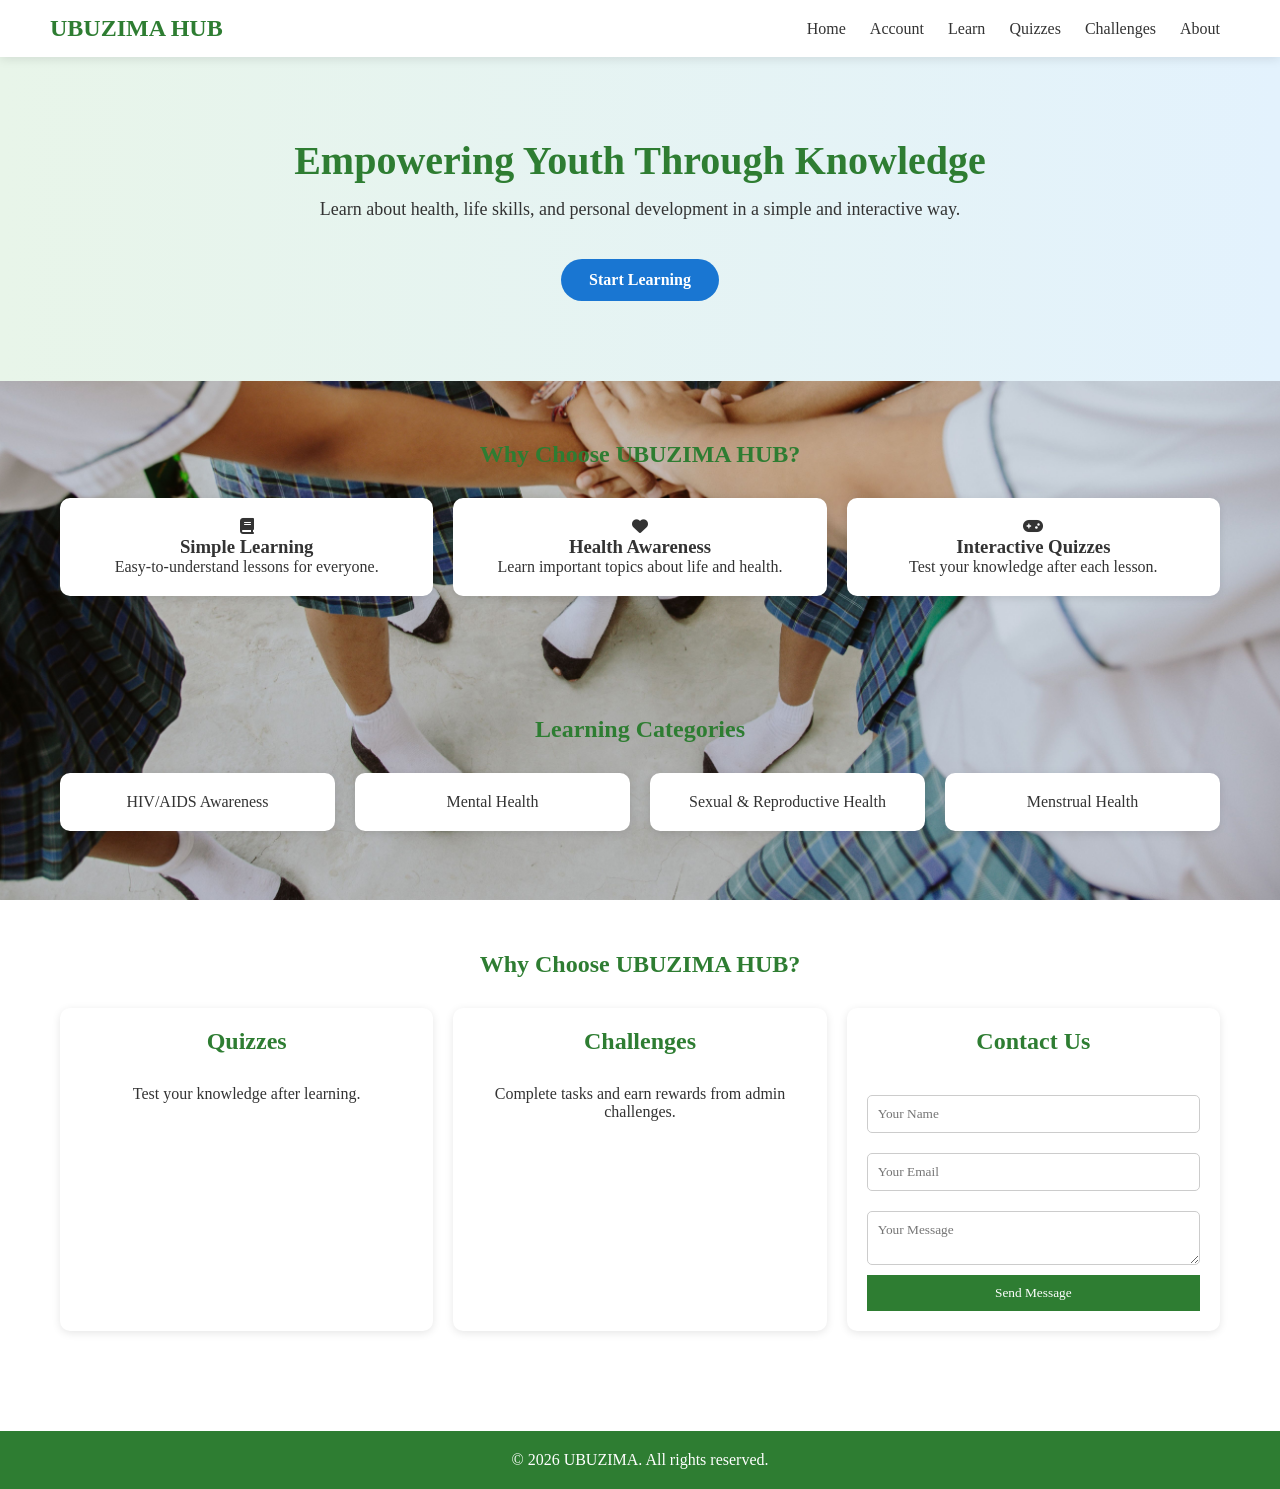
<file: index.html>
<!DOCTYPE html>
<html lang="en">
<head>
    <meta charset="UTF-8">
    <meta name="viewport" content="width=device-width, initial-scale=1.0">
    <title>UBUZIMA - Empowering Youth Through Knowledge</title>

    <!-- CSS Files -->
    <link rel="stylesheet" href="CSS/style.css">

    <!-- Font Awesome (icons) -->
    <link rel="stylesheet" href="https://cdnjs.cloudflare.com/ajax/libs/font-awesome/6.5.0/css/all.min.css">
</head>

<body>

<!-- ================= HEADER ================= -->
<header>
    <div class="logo">UBUZIMA HUB</div>

    <nav id="navMenu">
        <a href="index.html">Home</a>
        <a href="html/login.html">Account</a>
        <a href="html/learn.html">Learn</a>
        <a href="html/quiz.html">Quizzes</a>
        <a href="html/challenges.html">Challenges</a>
        <a href="html/about.html">About</a>
    </nav>

    <div class="menu-icon" onclick="toggleMenu()">
        <i class="fas fa-bars"></i>
    </div>
</header>

<!-- ================= HERO SECTION ================= -->
<section class="hero">
    <h1>Empowering Youth Through Knowledge</h1>
    <p>Learn about health, life skills, and personal development in a simple and interactive way.</p>

    <div >
        <a href="html/learn.html" class="btn">Start Learning</a>
    </div>
</section>

<!-- ================= WHY US ================= -->
<section class="section">
    <h2>Why Choose UBUZIMA HUB?</h2>

    <div class="grid">
        <div class="card">
            <i class="fas fa-book"></i>
            <h3>Simple Learning</h3>
            <p>Easy-to-understand lessons for everyone.</p>
        </div>

        <div class="card">
            <i class="fas fa-heart"></i>
            <h3>Health Awareness</h3>
            <p>Learn important topics about life and health.</p>
        </div>

        <div class="card">
            <i class="fas fa-gamepad"></i>
            <h3>Interactive Quizzes</h3>
            <p>Test your knowledge after each lesson.</p>
        </div>
    </div>
</section>

<!-- ================= CATEGORIES ================= -->
<section class="section" id="categories">
    <h2>Learning Categories</h2>

    <div class="grid">
        <div class="card">HIV/AIDS Awareness</div>
        <div class="card">Mental Health</div>
        <div class="card">Sexual & Reproductive Health</div>
        <div class="card">Menstrual Health</div>
    </div>
</section>

<!-- ================= Quizzes, Challenges, Contact ================= -->

<section class="section">
    <h2>Why Choose UBUZIMA HUB?</h2>

    <div class="grid">
        <div class="card">
            <h2>Quizzes</h2>
            <p>Test your knowledge after learning.</p>
        </div>

        <div class="card">
            <h2>Challenges</h2>
            <p>Complete tasks and earn rewards from admin challenges.</p>
        </div>

        <div class="card">
            <h2>Contact Us</h2>

            <form>
                <input type="text" placeholder="Your Name" required>
                <input type="email" placeholder="Your Email" required>
                <textarea placeholder="Your Message"></textarea>
                <button type="submit">Send Message</button>
            </form>
        </div>
    </div>
</section>

<!-- ================= FOOTER ================= -->
<footer>
    <p>© 2026 UBUZIMA. All rights reserved.</p>
</footer>

<script src="Js/style.js"></script>
</body>
</html>
</file>
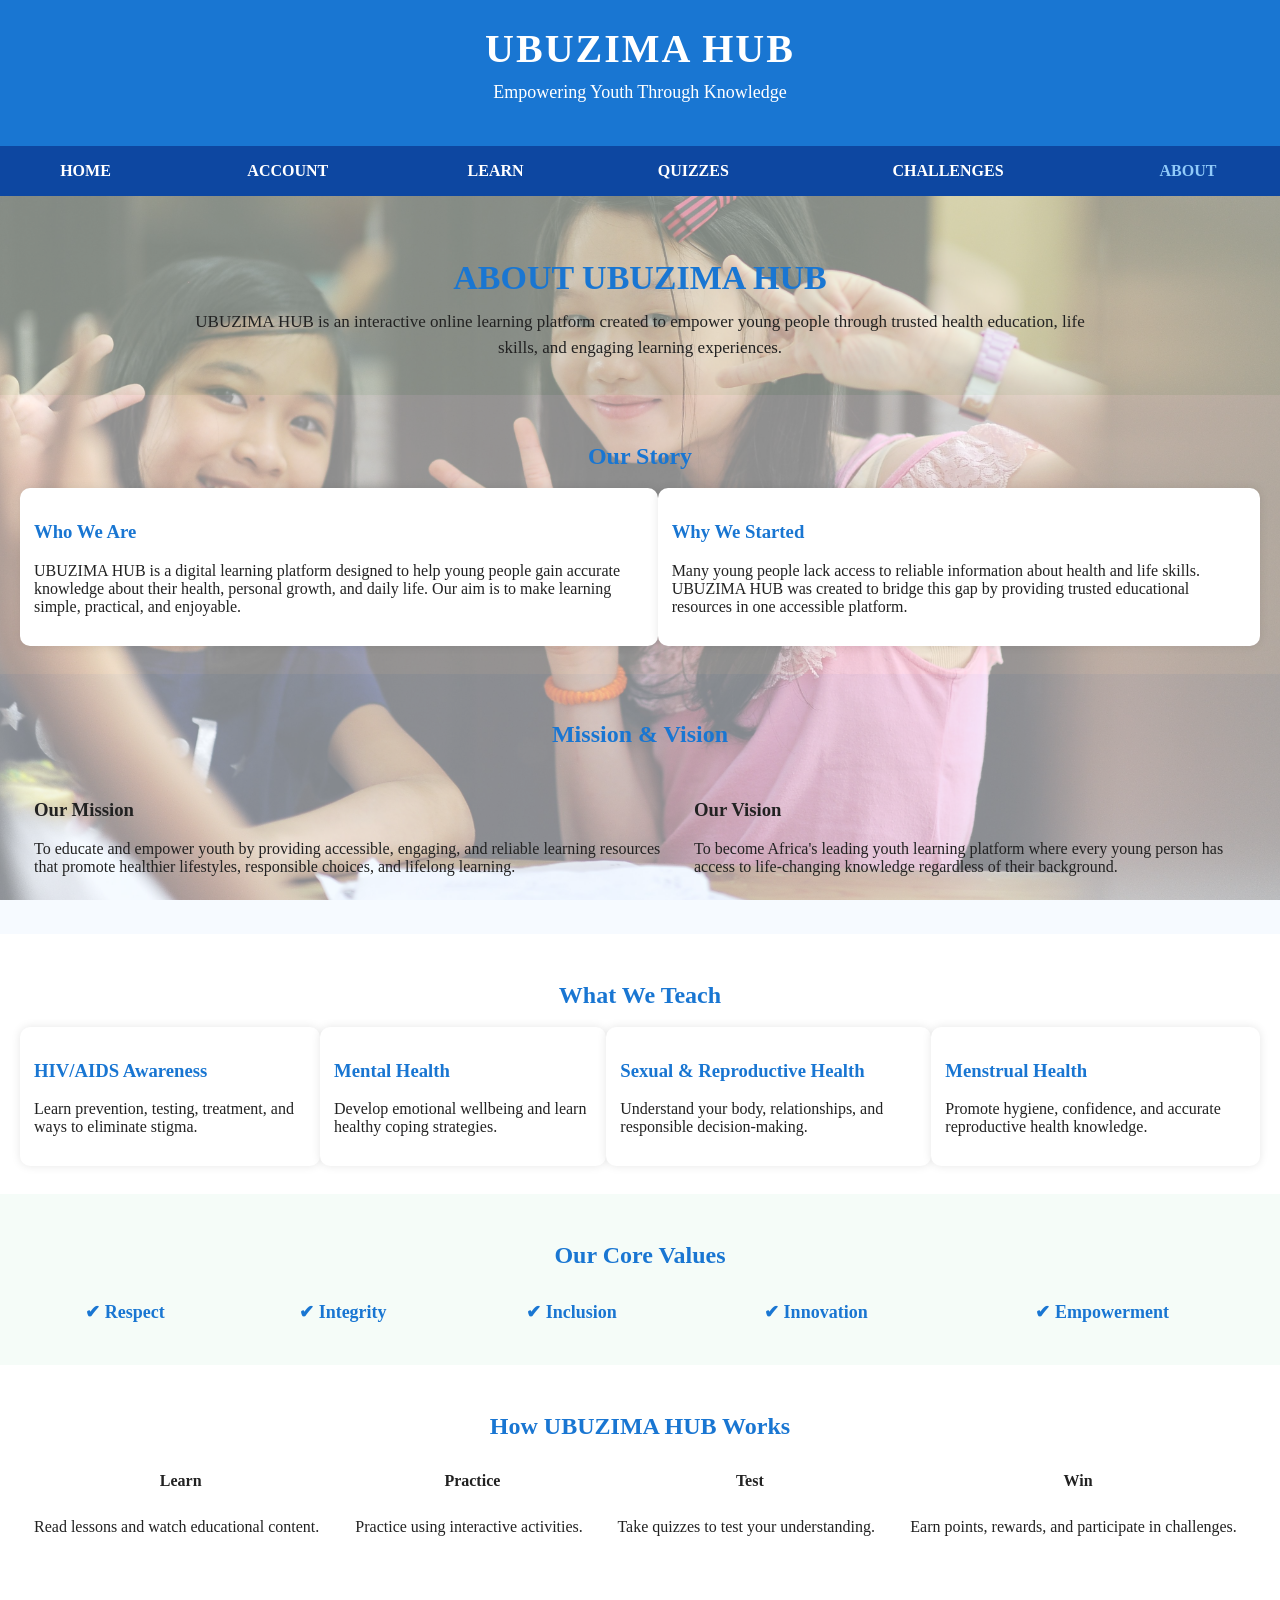
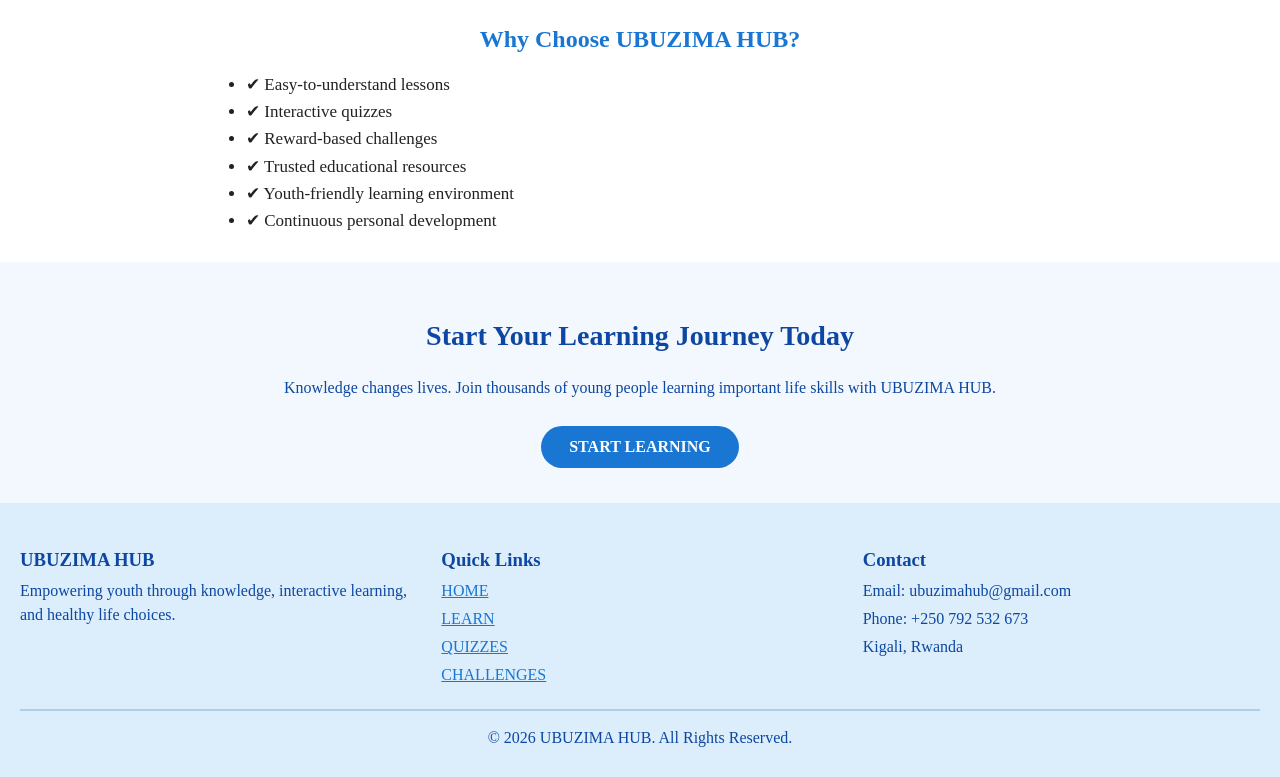
<file: html/about.html>
<!DOCTYPE html>
<html lang="en">
<head>
    <meta charset="UTF-8">
    <meta name="viewport" content="width=device-width, initial-scale=1.0">
    <title>About | UBUZIMA HUB</title>

    <link rel="stylesheet" href="../CSS/about.css">
</head>

<body>

    <!-- ================= HEADER ================= -->
    <header class="top-header">
        <div class="header-text">
            <h1>UBUZIMA HUB</h1>
            <p>Empowering Youth Through Knowledge</p>
        </div>
    </header>

    <!-- ================= NAVIGATION ================= -->
    <nav class="navigation">
        <table>
            <tr>
                <td><a href="../index.html">HOME</a></td>
                <td><a href="account.html">ACCOUNT</a></td>
                <td><a href="learn.html">LEARN</a></td>
                <td><a href="quiz.html">QUIZZES</a></td>
                <td><a href="challenges.html">CHALLENGES</a></td>
                <td><a href="about.html" class="active">ABOUT</a></td>
            </tr>
        </table>
    </nav>

    <!-- ================= ABOUT PAGE CONTENT (background image lives here) ================= -->
    <div class="about-content">

        <!-- ================= HERO ================= -->
        <section class="about-hero">
            <h1>ABOUT UBUZIMA HUB</h1>
            <p>
                UBUZIMA HUB is an interactive online learning platform created to empower young people
                through trusted health education, life skills, and engaging learning experiences.
            </p>
        </section>

        <!-- ================= OUR STORY ================= -->
        <section class="section">
            <h2>Our Story</h2>
            <table>
                <tr>
                    <td class="box">
                        <h3>Who We Are</h3>
                        <p>
                            UBUZIMA HUB is a digital learning platform designed to help young people gain
                            accurate knowledge about their health, personal growth, and daily life.
                            Our aim is to make learning simple, practical, and enjoyable.
                        </p>
                    </td>
                    <td class="box">
                        <h3>Why We Started</h3>
                        <p>
                            Many young people lack access to reliable information about health and life skills.
                            UBUZIMA HUB was created to bridge this gap by providing trusted educational
                            resources in one accessible platform.
                        </p>
                    </td>
                </tr>
            </table>
        </section>

        <!-- ================= MISSION ================= -->
        <section class="section blue">
            <h2>Mission &amp; Vision</h2>
            <table>
                <tr>
                    <td>
                        <h3>Our Mission</h3>
                        <p>
                            To educate and empower youth by providing accessible, engaging,
                            and reliable learning resources that promote healthier lifestyles,
                            responsible choices, and lifelong learning.
                        </p>
                    </td>
                    <td>
                        <h3>Our Vision</h3>
                        <p>
                            To become Africa's leading youth learning platform where every young
                            person has access to life-changing knowledge regardless of their background.
                        </p>
                    </td>
                </tr>
            </table>
        </section>

        <!-- ================= WHAT WE TEACH ================= -->
        <section class="section">
            <h2>What We Teach</h2>
            <table>
                <tr>
                    <td class="topic">
                        <h3>HIV/AIDS Awareness</h3>
                        <p>Learn prevention, testing, treatment, and ways to eliminate stigma.</p>
                    </td>
                    <td class="topic">
                        <h3>Mental Health</h3>
                        <p>Develop emotional wellbeing and learn healthy coping strategies.</p>
                    </td>
                    <td class="topic">
                        <h3>Sexual &amp; Reproductive Health</h3>
                        <p>Understand your body, relationships, and responsible decision-making.</p>
                    </td>
                    <td class="topic">
                        <h3>Menstrual Health</h3>
                        <p>Promote hygiene, confidence, and accurate reproductive health knowledge.</p>
                    </td>
                </tr>
            </table>
        </section>

        <!-- ================= VALUES ================= -->
        <section class="section green">
            <h2>Our Core Values</h2>
            <table>
                <tr>
                    <td>✔ Respect</td>
                    <td>✔ Integrity</td>
                    <td>✔ Inclusion</td>
                    <td>✔ Innovation</td>
                    <td>✔ Empowerment</td>
                </tr>
            </table>
        </section>

        <!-- ================= HOW IT WORKS ================= -->
        <section class="section">
            <h2>How UBUZIMA HUB Works</h2>
            <table>
                <tr>
                    <th>Learn</th>
                    <th>Practice</th>
                    <th>Test</th>
                    <th>Win</th>
                </tr>
                <tr>
                    <td>Read lessons and watch educational content.</td>
                    <td>Practice using interactive activities.</td>
                    <td>Take quizzes to test your understanding.</td>
                    <td>Earn points, rewards, and participate in challenges.</td>
                </tr>
            </table>
        </section>

        <!-- ================= WHY CHOOSE US ================= -->
        <section class="section">
            <h2>Why Choose UBUZIMA HUB?</h2>
            <ul class="why-list">
                <li>✔ Easy-to-understand lessons</li>
                <li>✔ Interactive quizzes</li>
                <li>✔ Reward-based challenges</li>
                <li>✔ Trusted educational resources</li>
                <li>✔ Youth-friendly learning environment</li>
                <li>✔ Continuous personal development</li>
            </ul>
        </section>

        <!-- ================= CALL TO ACTION ================= -->
        <section class="cta">
            <h2>Start Your Learning Journey Today</h2>
            <p>
                Knowledge changes lives. Join thousands of young people learning
                important life skills with UBUZIMA HUB.
            </p>
            <a href="learn.html" class="btn">START LEARNING</a>
        </section>

    </div>
    <!-- ================= END ABOUT PAGE CONTENT ================= -->

    <!-- ================= FOOTER ================= -->
    <footer>
        <div class="footer-container">
            <div>
                <h3>UBUZIMA HUB</h3>
                <p>
                    Empowering youth through knowledge, interactive learning,
                    and healthy life choices.
                </p>
            </div>
            <div>
                <h3>Quick Links</h3>
                <p><a href="../index.html">HOME</a></p>
                <p><a href="learn.html">LEARN</a></p>
                <p><a href="quiz.html">QUIZZES</a></p>
                <p><a href="challenges.html">CHALLENGES</a></p>
            </div>
            <div>
                <h3>Contact</h3>
                <p>Email: ubuzimahub@gmail.com</p>
                <p>Phone: +250 792 532 673</p>
                <p>Kigali, Rwanda</p>
            </div>
        </div>

        <hr>

        <p class="copyright">© 2026 UBUZIMA HUB. All Rights Reserved.</p>
    </footer>

</body>
</html>
</file>
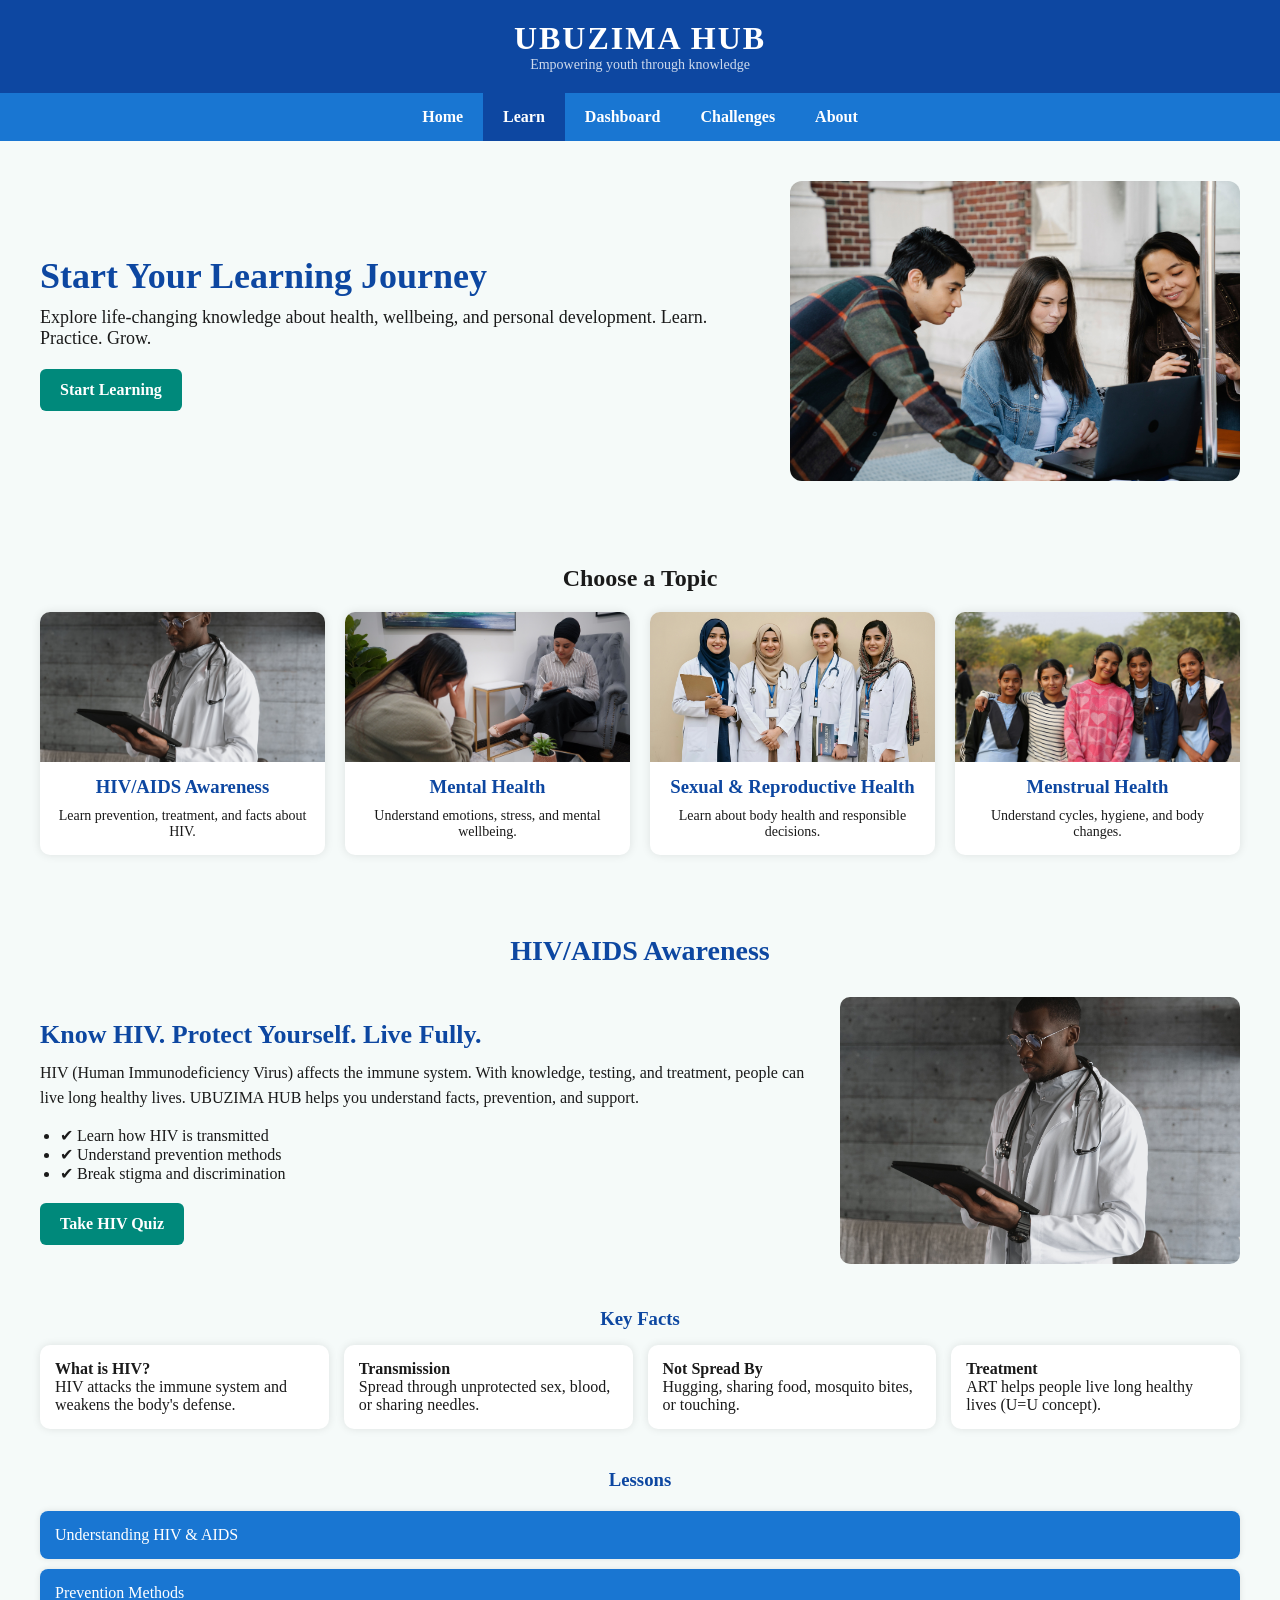
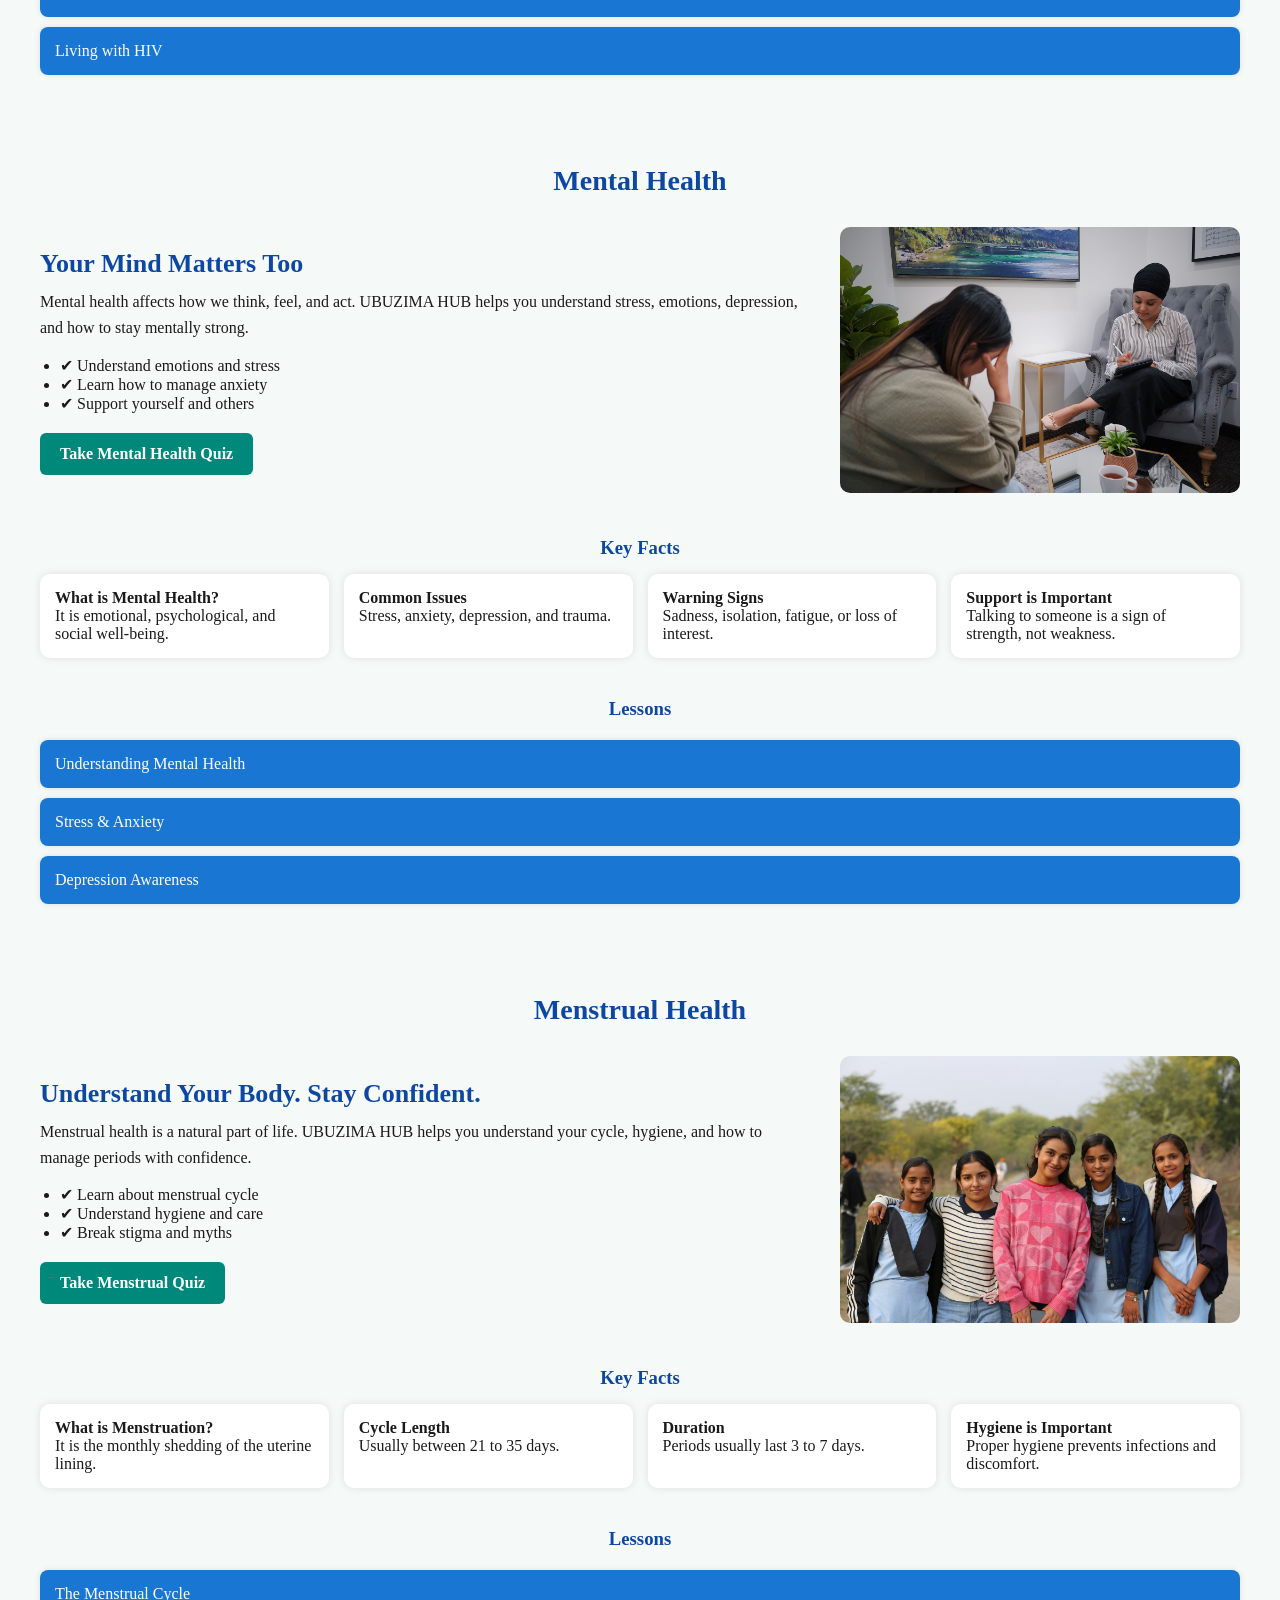
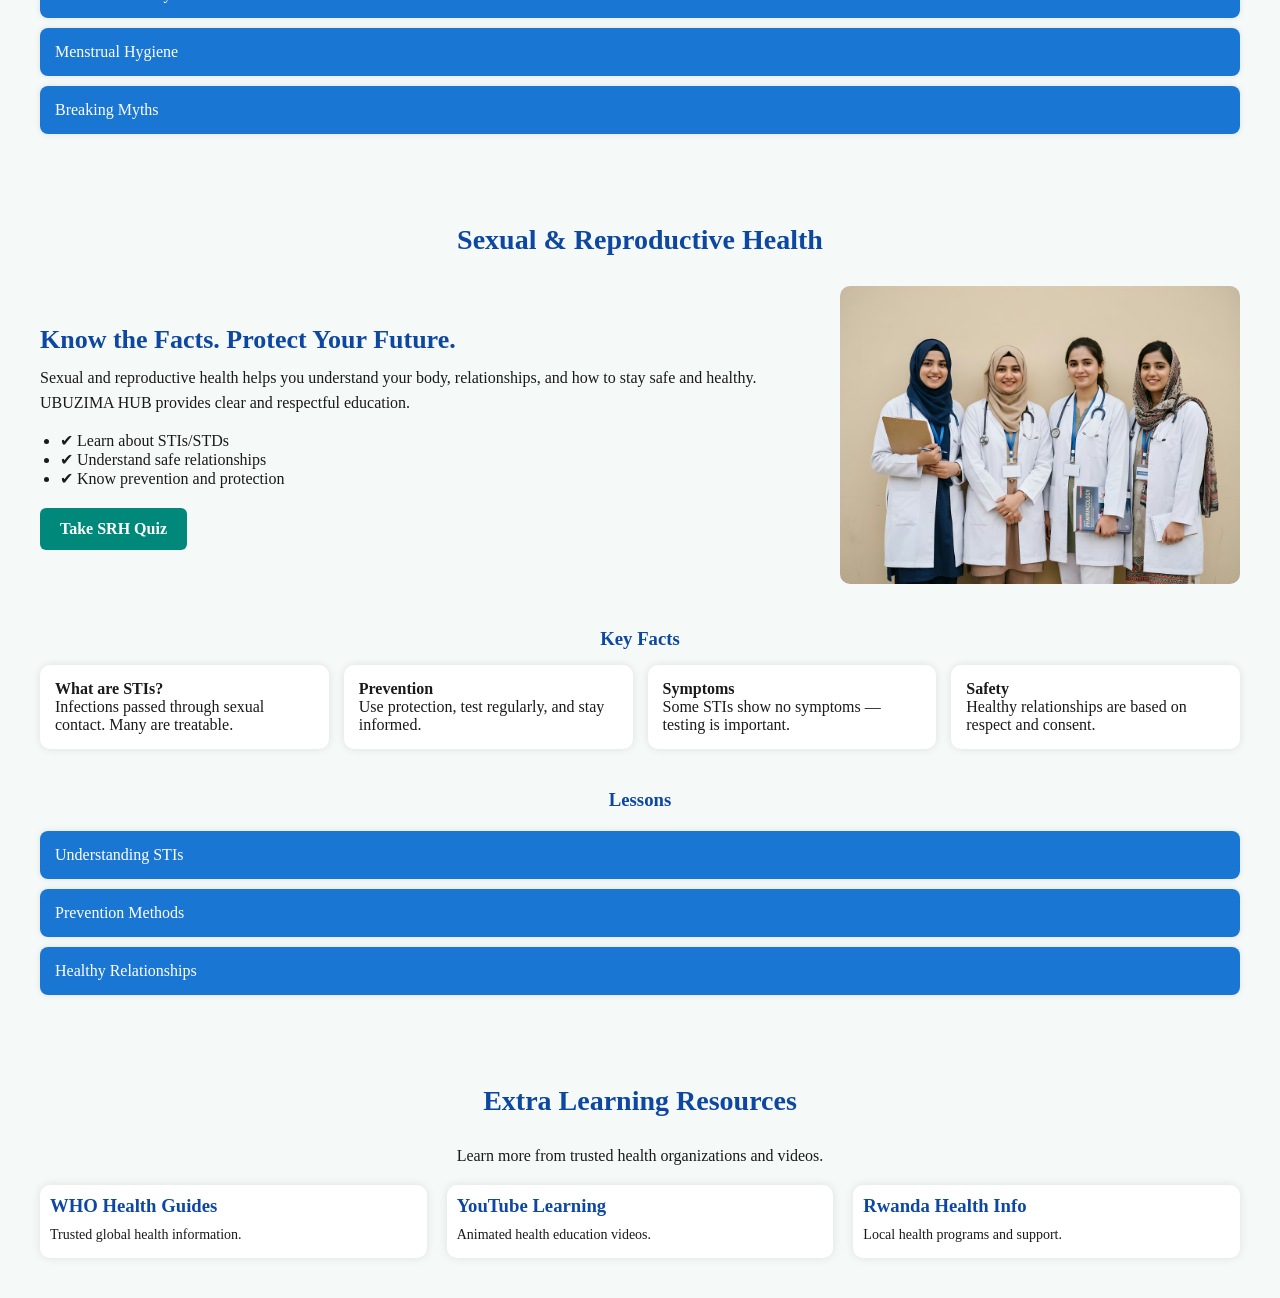
<file: html/learn.html>
<!DOCTYPE html>
<html lang="en">
<head>
    <meta charset="UTF-8">
    <meta name="viewport" content="width=device-width, initial-scale=1.0">
    <title>Learn - UBUZIMA HUB</title>

    <link rel="stylesheet" href="../CSS/learn.css">
</head>

<body>


<!-- ================= HEADER ================= -->
<header class="uh-header">
    <div class="uh-logo">
        <h1>UBUZIMA HUB</h1>
        <p>Empowering youth through knowledge</p>
    </div>
</header>

<!-- ================= NAVIGATION ================= -->
<nav class="uh-nav">
    <ul>
        <li><a href="../index.html">Home</a></li>
        <li><a href="learn.html" class="active">Learn</a></li>
        <li><a href="#">Dashboard</a></li>
        <li><a href="#">Challenges</a></li>
        <li><a href="about.html">About</a></li>
    </ul>
</nav>

<!-- ================= HERO SECTION ================= -->
<section class="uh-hero">
    <div class="uh-hero-text">
        <h2>Start Your Learning Journey</h2>
        <p>
            Explore life-changing knowledge about health, wellbeing,
            and personal development. Learn. Practice. Grow.
        </p>

        <a href="#topics" class="uh-btn">Start Learning</a>
    </div>

    <div class="uh-hero-img">
        <img src="../Images/studentss.jpg"
            alt="Students learning together">
    </div>
</section>

<!-- ================= TOPICS ================= -->
<section id="topics" class="uh-topics">
    <h2>Choose a Topic</h2>

    <div class="uh-topic-grid">

        <div class="uh-topic-card">
            <img src="../Images/HIVA.jpg">
            <h3>HIV/AIDS Awareness</h3>
            <p>Learn prevention, treatment, and facts about HIV.</p>
        </div>

        <div class="uh-topic-card">
            <img src="../Images/mentalh.jpg">
            <h3>Mental Health</h3>
            <p>Understand emotions, stress, and mental wellbeing.</p>
        </div>

        <div class="uh-topic-card">
            <img src="../Images/STDs.jpg">
            <h3>Sexual & Reproductive Health</h3>
            <p>Learn about body health and responsible decisions.</p>
        </div>

        <div class="uh-topic-card">
            <img src="../Images/menstrual_image.jpg">
            <h3>Menstrual Health</h3>
            <p>Understand cycles, hygiene, and body changes.</p>
        </div>

    </div>
</section>

<!-- ================= HIV SECTION ================= -->
<section class="uh-section">

    <h2 class="uh-section-title">HIV/AIDS Awareness</h2>

    <!-- HERO -->
    <div class="uh-topic-hero">

        <div class="uh-topic-text">
            <h3>Know HIV. Protect Yourself. Live Fully.</h3>

            <p>
                HIV (Human Immunodeficiency Virus) affects the immune system.
                With knowledge, testing, and treatment, people can live long healthy lives.
                UBUZIMA HUB helps you understand facts, prevention, and support.
            </p>

            <ul>
                <li>✔ Learn how HIV is transmitted</li>
                <li>✔ Understand prevention methods</li>
                <li>✔ Break stigma and discrimination</li>
            </ul>

            <a href="#" class="uh-btn">Take HIV Quiz</a>
        </div>

        <div class="uh-topic-img">
            <img src="../Images/HIVA.jpg"
                alt="HIV Awareness">
        </div>

    </div>

    <!-- KEY FACTS -->
    <div class="uh-facts">

        <h3>Key Facts</h3>

        <div class="uh-fact-grid">

            <div class="uh-fact-card">
                <h4>What is HIV?</h4>
                <p>HIV attacks the immune system and weakens the body's defense.</p>
            </div>

            <div class="uh-fact-card">
                <h4>Transmission</h4>
                <p>Spread through unprotected sex, blood, or sharing needles.</p>
            </div>

            <div class="uh-fact-card">
                <h4>Not Spread By</h4>
                <p>Hugging, sharing food, mosquito bites, or touching.</p>
            </div>

            <div class="uh-fact-card">
                <h4>Treatment</h4>
                <p>ART helps people live long healthy lives (U=U concept).</p>
            </div>

        </div>

    </div>

    <!-- LESSONS -->
    <div class="uh-lessons">

        <h3>Lessons</h3>

        <div class="uh-lesson">

            <button onclick="toggleLesson(this)">Understanding HIV & AIDS</button>
            <div class="uh-lesson-content">
                HIV weakens immune cells (CD4). Without treatment, it leads to AIDS.
                With ART medication, people can live normal lives.
            </div>

        </div>

        <div class="uh-lesson">

            <button onclick="toggleLesson(this)">Prevention Methods</button>
            <div class="uh-lesson-content">
                Use condoms, test regularly, avoid sharing needles, and consider PrEP if at risk.
            </div>

        </div>

        <div class="uh-lesson">

            <button onclick="toggleLesson(this)">Living with HIV</button>
            <div class="uh-lesson-content">
                People on treatment can achieve undetectable viral load and cannot transmit HIV.
            </div>

        </div>

    </div>

</section>

<!-- JAVASCRIPT -->
<script>
function toggleLesson(btn){
    let content = btn.nextElementSibling;
    content.classList.toggle("show");
}
</script>

<!-- ================= MENTAL HEALTH SECTION ================= -->
<section class="uh-section">

    <h2 class="uh-section-title">Mental Health</h2>

    <!-- HERO -->
    <div class="uh-topic-hero">

        <div class="uh-topic-text">
            <h3>Your Mind Matters Too</h3>

            <p>
                Mental health affects how we think, feel, and act.
                UBUZIMA HUB helps you understand stress, emotions,
                depression, and how to stay mentally strong.
            </p>

            <ul>
                <li>✔ Understand emotions and stress</li>
                <li>✔ Learn how to manage anxiety</li>
                <li>✔ Support yourself and others</li>
            </ul>

            <a href="#" class="uh-btn">Take Mental Health Quiz</a>
        </div>

        <div class="uh-topic-img">
            <img src="../Images/mentalh.jpg"
                alt="Mental Health">
        </div>

    </div>

    <!-- KEY FACTS -->
    <div class="uh-facts">

        <h3>Key Facts</h3>

        <div class="uh-fact-grid">

            <div class="uh-fact-card">
                <h4>What is Mental Health?</h4>
                <p>It is emotional, psychological, and social well-being.</p>
            </div>

            <div class="uh-fact-card">
                <h4>Common Issues</h4>
                <p>Stress, anxiety, depression, and trauma.</p>
            </div>

            <div class="uh-fact-card">
                <h4>Warning Signs</h4>
                <p>Sadness, isolation, fatigue, or loss of interest.</p>
            </div>

            <div class="uh-fact-card">
                <h4>Support is Important</h4>
                <p>Talking to someone is a sign of strength, not weakness.</p>
            </div>

        </div>

    </div>

    <!-- LESSONS -->
    <div class="uh-lessons">

        <h3>Lessons</h3>

        <div class="uh-lesson">

            <button onclick="toggleLesson(this)">Understanding Mental Health</button>
            <div class="uh-lesson-content">
                Mental health is about how we think, feel, and behave.
                Good mental health helps us handle stress and make decisions.
            </div>

        </div>

        <div class="uh-lesson">

            <button onclick="toggleLesson(this)">Stress & Anxiety</button>
            <div class="uh-lesson-content">
                Stress is a reaction to pressure. Anxiety is long-term worry.
                Breathing exercises and talking help reduce it.
            </div>

        </div>

        <div class="uh-lesson">

            <button onclick="toggleLesson(this)">Depression Awareness</button>
            <div class="uh-lesson-content">
                Depression is not weakness. It is a medical condition that can be treated.
            </div>

        </div>

    </div>

</section>

<!-- ================= MENSTRUAL HEALTH SECTION ================= -->
<section class="uh-section">

    <h2 class="uh-section-title">Menstrual Health</h2>

    <!-- HERO -->
    <div class="uh-topic-hero">

        <div class="uh-topic-text">
            <h3>Understand Your Body. Stay Confident.</h3>

            <p>
                Menstrual health is a natural part of life.
                UBUZIMA HUB helps you understand your cycle,
                hygiene, and how to manage periods with confidence.
            </p>

            <ul>
                <li>✔ Learn about menstrual cycle</li>
                <li>✔ Understand hygiene and care</li>
                <li>✔ Break stigma and myths</li>
            </ul>

            <a href="#" class="uh-btn">Take Menstrual Quiz</a>
        </div>

        <div class="uh-topic-img">
            <img src="../Images/menstrual_image.jpg"
                alt="Menstrual Health">
        </div>

    </div>

    <!-- KEY FACTS -->
    <div class="uh-facts">

        <h3>Key Facts</h3>

        <div class="uh-fact-grid">

            <div class="uh-fact-card">
                <h4>What is Menstruation?</h4>
                <p>It is the monthly shedding of the uterine lining.</p>
            </div>

            <div class="uh-fact-card">
                <h4>Cycle Length</h4>
                <p>Usually between 21 to 35 days.</p>
            </div>

            <div class="uh-fact-card">
                <h4>Duration</h4>
                <p>Periods usually last 3 to 7 days.</p>
            </div>

            <div class="uh-fact-card">
                <h4>Hygiene is Important</h4>
                <p>Proper hygiene prevents infections and discomfort.</p>
            </div>

        </div>

    </div>

    <!-- LESSONS -->
    <div class="uh-lessons">

        <h3>Lessons</h3>

        <div class="uh-lesson">

            <button onclick="toggleLesson(this)">The Menstrual Cycle</button>
            <div class="uh-lesson-content">
                The menstrual cycle is controlled by hormones and prepares the body for pregnancy each month.
            </div>

        </div>

        <div class="uh-lesson">

            <button onclick="toggleLesson(this)">Menstrual Hygiene</button>
            <div class="uh-lesson-content">
                Use clean materials, change regularly, and maintain hygiene to avoid infections.
            </div>

        </div>

        <div class="uh-lesson">

            <button onclick="toggleLesson(this)">Breaking Myths</button>
            <div class="uh-lesson-content">
                Periods are natural and should never be a source of shame or discrimination.
            </div>

        </div>

    </div>

</section>

<!-- ================= SEXUAL & REPRODUCTIVE HEALTH SECTION ================= -->
<section class="uh-section">

    <h2 class="uh-section-title">Sexual & Reproductive Health</h2>

    <!-- HERO -->
    <div class="uh-topic-hero">

        <div class="uh-topic-text">
            <h3>Know the Facts. Protect Your Future.</h3>

            <p>
                Sexual and reproductive health helps you understand your body,
                relationships, and how to stay safe and healthy.
                UBUZIMA HUB provides clear and respectful education.
            </p>

            <ul>
                <li>✔ Learn about STIs/STDs</li>
                <li>✔ Understand safe relationships</li>
                <li>✔ Know prevention and protection</li>
            </ul>

            <a href="#" class="uh-btn">Take SRH Quiz</a>
        </div>

        <div class="uh-topic-img">
            <img src="../Images/STDs.jpg"
                alt="Sexual Health Education">
        </div>

    </div>

    <!-- KEY FACTS -->
    <div class="uh-facts">

        <h3>Key Facts</h3>

        <div class="uh-fact-grid">

            <div class="uh-fact-card">
                <h4>What are STIs?</h4>
                <p>Infections passed through sexual contact. Many are treatable.</p>
            </div>

            <div class="uh-fact-card">
                <h4>Prevention</h4>
                <p>Use protection, test regularly, and stay informed.</p>
            </div>

            <div class="uh-fact-card">
                <h4>Symptoms</h4>
                <p>Some STIs show no symptoms — testing is important.</p>
            </div>

            <div class="uh-fact-card">
                <h4>Safety</h4>
                <p>Healthy relationships are based on respect and consent.</p>
            </div>

        </div>

    </div>

    <!-- LESSONS -->
    <div class="uh-lessons">

        <h3>Lessons</h3>

        <div class="uh-lesson">

            <button onclick="toggleLesson(this)">Understanding STIs</button>
            <div class="uh-lesson-content">
                STIs are infections caused by bacteria, viruses, or parasites.
                Some are curable, others can be managed with treatment.
            </div>

        </div>

        <div class="uh-lesson">

            <button onclick="toggleLesson(this)">Prevention Methods</button>
            <div class="uh-lesson-content">
                Use protection, avoid risky behavior, and get regular health checks.
            </div>

        </div>

        <div class="uh-lesson">

            <button onclick="toggleLesson(this)">Healthy Relationships</button>
            <div class="uh-lesson-content">
                Respect, consent, communication, and trust are key to healthy relationships.
            </div>

        </div>

    </div>

</section>

<section class="uh-section">

    <h2 class="uh-section-title">Extra Learning Resources</h2>

    <p style="text-align:center;">
        Learn more from trusted health organizations and videos.
    </p>

    <div class="uh-topic-grid">

        <div class="uh-topic-card">
            <h3>WHO Health Guides</h3>
            <p>Trusted global health information.</p>
        </div>

        <div class="uh-topic-card">
            <h3>YouTube Learning</h3>
            <p>Animated health education videos.</p>
        </div>

        <div class="uh-topic-card">
            <h3>Rwanda Health Info</h3>
            <p>Local health programs and support.</p>
        </div>

    </div>

</section>

<script>
function toggleLesson(btn){
    let content = btn.nextElementSibling;

    document.querySelectorAll('.uh-lesson-content').forEach(el => {
        if (el !== content) el.classList.remove("show");
    });

    content.classList.toggle("show");
}
</script>

</body>
</html>
</file>
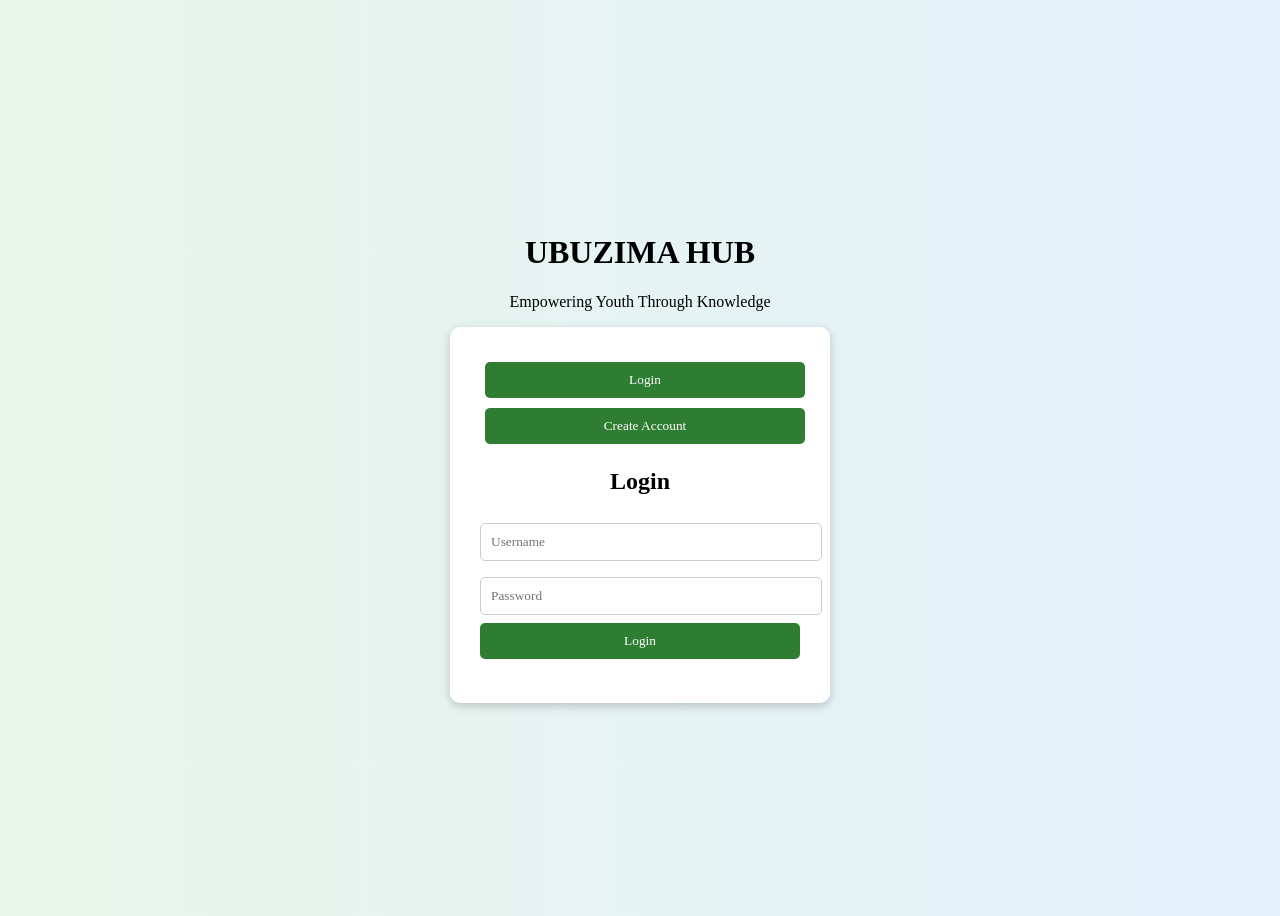
<file: html/login.html>
<!DOCTYPE html>
<html lang="en">
<head>
    <meta charset="UTF-8">
    <title>UBUZIMA HUB - Login</title>
    <link rel="stylesheet" href="../CSS/login.css">
</head>

<body class="auth-body">

<div class="auth-container">

    <h1>UBUZIMA HUB</h1>
    <p>Empowering Youth Through Knowledge</p>

    <div class="auth-box">

        <!-- Tabs -->
        <div class="tabs">
            <button onclick="showLogin()">Login</button>
            <button onclick="showRegister()">Create Account</button>
        </div>

        <!-- LOGIN FORM -->
        <form id="loginForm">
            <h2>Login</h2>

            <input type="text" id="loginName" placeholder="Username" required>
            <input type="password" id="loginPassword" placeholder="Password" required>

            <button type="submit">Login</button>

            <p id="loginError"></p>
        </form>

        <!-- REGISTER FORM -->
        <form id="registerForm" style="display:none;">
            <h2>Create Account</h2>

            <input type="text" id="regName" placeholder="Username" required>
            <input type="password" id="regPassword" placeholder="Password" required>

            <!--CONFIRM PASSWORD-->
            <input type="password" id="regConfirmPassword" placeholder="Confirm Password" required>

            <input type="text" id="regDistrict" placeholder="Type your district" required>

            <input type="text" id="regSector" placeholder="type your sector" required>

            <input type="text" id="regEmail" placeholder="Type your email" required>

            <input type="number" id="regAge" placeholder="Enter your age" required">

            <select id="gender" name="gender">
                <option value="">select gender</option>
                <option value="male">Male</option>
                <option value="female">Female</option>
            </select>

            <select id="disability" name="Disability">
                <option value="">Disability option</option>
                <option value="None">None</option>
                <option value="Hearing support">Hearing Disability</option>
                <option value="Other">Other</option>
            </select>
            <br>
            <br>

            <button type="submit">Register</button>

            <p id="registerMsg"></p>
        </form>

    </div>
</div>

<script src="../Js/login.js"></script>
</body>
</html>
</file>
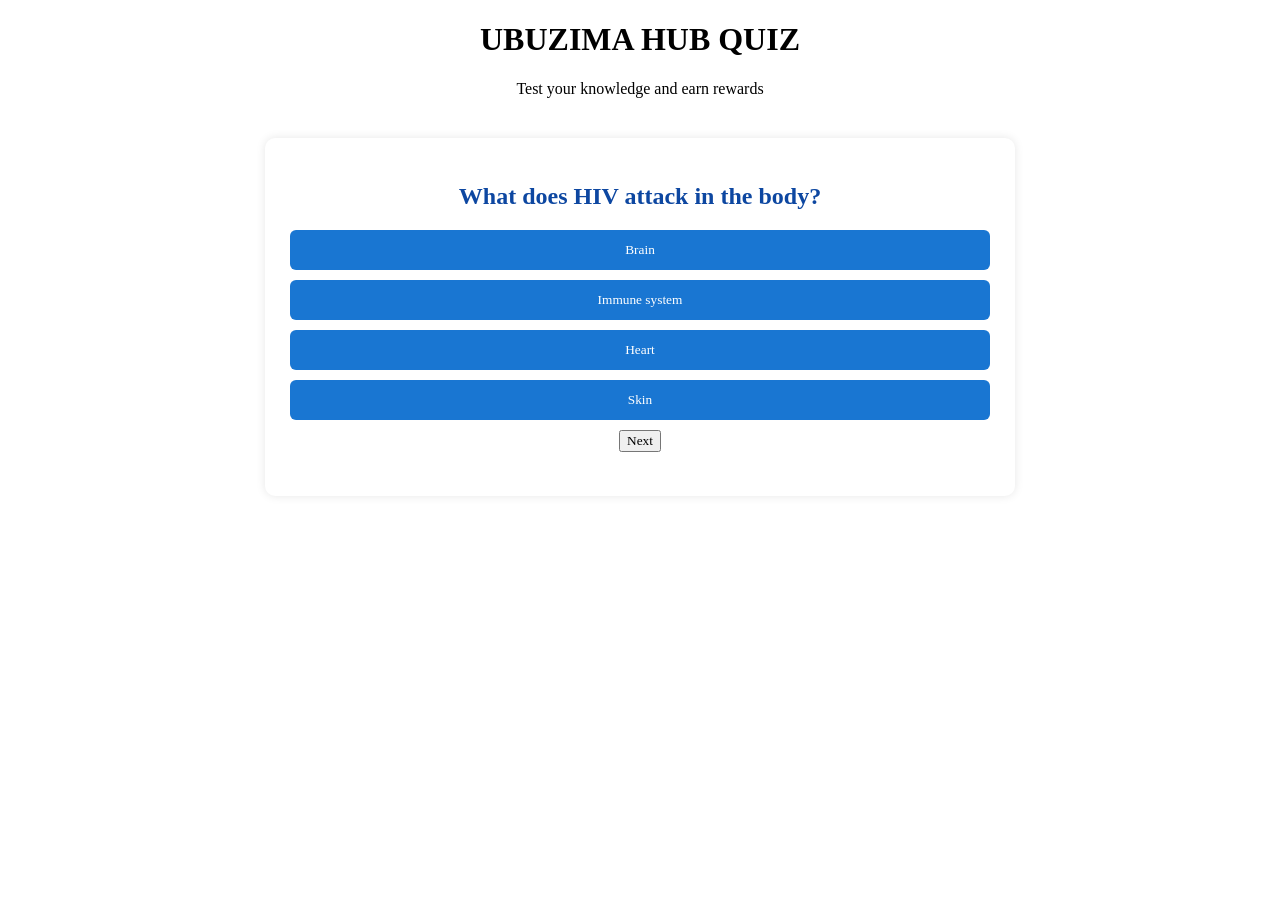
<file: html/quiz.html>
<!DOCTYPE html>
<html lang="en">
<head>
    <meta charset="UTF-8">
    <title>Quiz - UBUZIMA HUB</title>
    <link rel="stylesheet" href="../CSS/quiz.css">
</head>

<body>

<header class="uh-header">
    <h1>UBUZIMA HUB QUIZ</h1>
    <p>Test your knowledge and earn rewards</p>
</header>

<div class="quiz-container">

    <h2 id="question">Question goes here</h2>

    <div id="answers"></div>

    <button onclick="nextQuestion()" class="uh-btn">Next</button>

    <h3 id="score"></h3>

</div>

<script src="../Js/quiz.js"></script>

</body>
</html>
</file>
<file: CSS/style.css>
/* ================= GENERAL ================= */
* {
    margin: 0;
    padding: 0;
    box-sizing: border-box;
    font-family: 'Times New Roman', Times, serif;
}

body {
    background-image: url("../Images/background.jpg");
    
    background-size: cover;
    background-position: center;
    background-repeat: no-repeat;
    background-attachment: fixed;
    
    color: #333;
    
    min-height: 100vh;
} 

/* ================= HEADER ================= */
header {
    display: flex;
    justify-content: space-between;
    align-items: center;
    padding: 15px 50px;
    background: #ffffff;
    box-shadow: 0 2px 10px rgba(0,0,0,0.1);
    position: sticky;
    top: 0;
    z-index: 1000;
}

.logo {
    font-size: 24px;
    font-weight: bold;
    color: #2e7d32;
}

.btn {
    display: inline-block;
    margin-top: 14px;
    padding: 12px 28px;
    background: #1976d2;
    color: white;
    text-decoration: none;
    font-weight: bold;
    border-radius: 30px;
    transition: .3s;
}

nav a {
    margin: 0 10px;
    text-decoration: none;
    color: #333;
    font-weight: 500;
}

nav a:hover {
    color: #2e7d32;
}

/* Mobile menu icon */
.menu-icon {
    display: none;
    font-size: 22px;
    cursor: pointer;
}

/* ================= HERO ================= */
.hero {
    text-align: center;
    padding: 80px 20px;
    background: linear-gradient(to right, #e8f5e9, #e3f2fd);
}

.hero h1 {
    font-size: 40px;
    margin-bottom: 15px;
    color: #2e7d32;
}

.hero p {
    font-size: 18px;
    margin-bottom: 25px;
}

.hero-buttons button {
    padding: 12px 20px;
    margin: 5px;
    border: none;
    background: #2e7d32;
    color: white;
    cursor: pointer;
    border-radius: 5px;
    transition: 0.3s;
}

.hero-buttons button:hover {
    background: #1b5e20;
}

/* ================= SECTIONS ================= */
.section {
    padding: 60px 20px;
    text-align: center;
}

.section h2 {
    margin-bottom: 30px;
    color: #2e7d32;
}

/* ================= GRID CARDS ================= */
.grid {
    display: grid;
    grid-template-columns: repeat(auto-fit, minmax(220px, 1fr));
    gap: 20px;
    padding: 0 40px;
}

.card {
    background: white;
    padding: 20px;
    border-radius: 10px;
    box-shadow: 0 2px 8px rgba(0,0,0,0.1);
    transition: 0.3s;
}

.card:hover {
    transform: translateY(-5px);
}

/* ================= FORM ================= */
form {
    max-width: 500px;
    margin: auto;
    display: flex;
    flex-direction: column;
}

form input, form textarea {
    margin: 10px 0;
    padding: 10px;
    border: 1px solid #ccc;
    border-radius: 5px;
}

form button {
    background: #2e7d32;
    color: white;
    padding: 10px;
    border: none;
    cursor: pointer;
}

form button:hover {
    background: #1b5e20;
}

/* ================= FOOTER ================= */
footer {
    text-align: center;
    padding: 20px;
    background: #2e7d32;
    color: white;
    margin-top: 40px;
}

/* ================= RESPONSIVE ================= */
@media (max-width: 768px) {
    nav {
        display: none;
        flex-direction: column;
        background: white;
        position: absolute;
        top: 60px;
        right: 20px;
        width: 200px;
        box-shadow: 0 2px 10px rgba(0,0,0,0.2);
    }

    nav a {
        display: block;
        padding: 10px;
    }

    .menu-icon {
        display: block;
    }
}
</file>
<file: CSS/about.css>
/* ===================================================
                ABOUT PAGE
=================================================== */

* {
    box-sizing: border-box;
    font-family: "Times New Roman", serif;
}

body {
    margin: 0;
    font-family: 'Segoe UI', Roboto, Arial, sans-serif;
    color: #222;
}

/* ---------- Header ---------- */

.top-header {
    width: 100%;
    background: #1976d2;
    color: white;
    text-align: center;
    padding: 25px 10px;
}

.header-text h1 {
    margin: 0;
    font-size: 40px;
    letter-spacing: 2px;
}

.header-text p {
    margin-top: 10px;
    font-size: 18px;
}

/* ---------- Navigation ---------- */

.navigation {
    width: 100%;
    background: #0d47a1;
}

.navigation table {
    width: 100%;
    border-collapse: collapse;
}

.navigation td {
    text-align: center;
    padding: 16px;
}

.navigation a {
    text-decoration: none;
    color: white;
    font-weight: bold;
    transition: .3s;
}

.navigation a:hover {
    color: #90caf9;
}

.navigation .active {
    color: #90caf9;
}

/* ---------- About Content Wrapper ---------- */
/* This single image sits behind the hero and every .section below it,
   so all of it "floats" over one continuous background.
   Header, navigation, and footer are outside this wrapper and stay solid. */

.about-content {
    width: 100%;
    /* Put your image filename below (path relative to this CSS file) */
    background-image: url("../Images/aboutback.jpg");
    background-size: cover;
    background-position: center;
    background-repeat: no-repeat;
    background-attachment: fixed;
}

/* ---------- Hero ---------- */

.about-hero {
    width: 100%;
    text-align: center;
    padding: 35px 20px;
    background: rgba(232, 245, 233, 0.55);
}

.about-hero h1 {
    color: #1976d2;
    font-size: 34px;
    margin-bottom: 12px;
}

.about-hero p {
    max-width: 900px;
    margin: auto;
    line-height: 1.5;
    font-size: 17px;
}

/* ---------- Sections ---------- */

.section {
    padding: 28px 20px;
    background: rgba(255, 255, 255, 0.55);
}

.section h2 {
    text-align: center;
    color: #1976d2;
    margin-bottom: 18px;
}

.section table {
    width: 100%;
    border-collapse: collapse;
}

.section td,
.section th {
    padding: 14px;
    vertical-align: top;
}

/* ---------- Boxes ---------- */

.box {
    background: white;
    border-radius: 10px;
    box-shadow: 0 0 10px rgba(0, 0, 0, .10);
}

.box h3 {
    color: #1976d2;
}

/* ---------- Blue Section ---------- */

.blue {
    background: rgba(238, 246, 255, 0.55);
}

/* ---------- Green Section ---------- */

.green {
    background: rgba(237, 249, 242, 0.55);
    text-align: center;
}

.green td {
    font-weight: bold;
    font-size: 18px;
    color: #1976d2;
}

/* ---------- Topics ---------- */

.topic {
    background: white;
    border-radius: 10px;
    box-shadow: 0 0 10px rgba(0, 0, 0, .10);
    transition: .4s;
}

.topic:hover {
    transform: translateY(-8px);
}

.topic h3 {
    color: #1976d2;
}

/* ---------- Why Choose ---------- */

.why-list {
    width: 70%;
    margin: auto;
    font-size: 17px;
    line-height: 1.6;
}

/* ---------- CTA ---------- */

.cta {
    background: rgba(238, 246, 255, 0.7);
    color: #0d47a1;
    text-align: center;
    padding: 35px 20px;
}

.cta h2 {
    font-size: 28px;
}

.cta p {
    max-width: 850px;
    margin: 12px auto;
    line-height: 1.5;
}

.btn {
    display: inline-block;
    margin-top: 14px;
    padding: 12px 28px;
    background: #1976d2;
    color: white;
    text-decoration: none;
    font-weight: bold;
    border-radius: 30px;
    transition: .3s;
}

.btn:hover {
    background: #0d47a1;
    color: white;
}

/* ---------- Footer ---------- */

footer {
    background: #dceefc;
    color: #0d47a1;
    padding: 28px 20px 14px;
}

.footer-container {
    display: flex;
    justify-content: space-between;
    gap: 24px;
    flex-wrap: wrap;
}

.footer-container div {
    flex: 1;
    min-width: 220px;
}

.footer-container h3 {
    margin-bottom: 8px;
}

.footer-container p {
    line-height: 1.5;
    margin: 4px 0;
}

footer a {
    color: #1976d2;
}

footer hr {
    margin: 18px 0;
    border: 1px solid rgba(13, 71, 161, .2);
}

.copyright {
    text-align: center;
}

/* ---------- Responsive ---------- */

@media (max-width: 900px) {

    .navigation td {
        display: block;
        width: 100%;
    }

    .section table,
    .section tr,
    .section td,
    .section th {
        display: block;
        width: 100%;
    }

    .footer-container {
        display: block;
        text-align: center;
    }

    .why-list {
        width: 95%;
    }

    .about-hero h1 {
        font-size: 30px;
    }

    .header-text h1 {
        font-size: 30px;
    }

    /* background-attachment: fixed can cause scroll jank on some
       mobile browsers, so switch to normal scroll below 900px */
    .about-content {
        background-attachment: scroll;
    }

}
</file>
<file: CSS/learn.css>
/* ================= GLOBAL ================= */
* {
    margin: 0;
    padding: 0;
    box-sizing: border-box;
    font-family: "Times New Roman", serif;
}

body {
    background: #f5faf9;
    color: #1a1a1a;
}

/* ================= HEADER ================= */
.uh-header {
    background: #0d47a1;
    color: white;
    text-align: center;
    padding: 20px;
}

.uh-logo h1 {
    font-size: 32px;
    letter-spacing: 2px;
}

.uh-logo p {
    font-size: 14px;
    opacity: 0.8;
}

/* ================= NAVIGATION ================= */
.uh-nav {
    background: #1976d2;
}

.uh-nav ul {
    list-style: none;
    display: flex;
    justify-content: center;
    flex-wrap: wrap;
}

.uh-nav ul li {
    margin: 0;
}

.uh-nav ul li a {
    display: block;
    padding: 15px 20px;
    color: white;
    text-decoration: none;
    font-weight: bold;
    transition: 0.3s;
}

.uh-nav ul li a:hover,
.uh-nav ul li a.active {
    background: #0d47a1;
}

/* ================= HERO ================= */
.uh-hero {
    display: flex;
    align-items: center;
    justify-content: space-between;
    padding: 40px;
    gap: 30px;
}

.uh-hero-text {
    flex: 1;
}

.uh-hero-text h2 {
    font-size: 36px;
    color: #0d47a1;
    margin-bottom: 10px;
}

.uh-hero-text p {
    font-size: 18px;
    margin-bottom: 20px;
}

.uh-hero-img img {
    width: 100%;
    max-width: 450px;
    border-radius: 12px;
}

/* ================= BUTTON ================= */
.uh-btn {
    display: inline-block;
    padding: 12px 20px;
    background: #00897b;
    color: white;
    text-decoration: none;
    border-radius: 6px;
    font-weight: bold;
    transition: 0.3s;
}

.uh-btn:hover {
    background: #00695c;
}

/* ================= TOPICS ================= */
.uh-topics {
    padding: 40px;
    text-align: center;
}

.uh-topic-grid {
    display: grid;
    grid-template-columns: repeat(auto-fit, minmax(220px, 1fr));
    gap: 20px;
    margin-top: 20px;
}

.uh-topic-card {
    background: white;
    border-radius: 10px;
    overflow: hidden;
    box-shadow: 0 0 10px rgba(0,0,0,0.1);
    transition: 0.3s;
}

.uh-topic-card:hover {
    transform: translateY(-5px);
}

.uh-topic-card img {
    width: 100%;
    height: 150px;
    object-fit: cover;
}

.uh-topic-card h3 {
    padding: 10px;
    color: #0d47a1;
}

.uh-topic-card p {
    padding: 0 10px 15px;
    font-size: 14px;
}

/* ================= SECTION ================= */
.uh-section {
    padding: 40px;
}

.uh-section-title {
    text-align: center;
    font-size: 28px;
    color: #0d47a1;
    margin-bottom: 30px;
}

/* ================= HIV HERO ================= */
.uh-topic-hero {
    display: flex;
    gap: 30px;
    align-items: center;
    margin-bottom: 40px;
}

.uh-topic-text {
    flex: 1;
}

.uh-topic-text h3 {
    font-size: 26px;
    color: #0d47a1;
    margin-bottom: 10px;
}

.uh-topic-text p {
    margin-bottom: 15px;
    line-height: 1.6;
}

.uh-topic-text ul {
    margin-bottom: 20px;
    padding-left: 20px;
}

.uh-topic-img img {
    width: 100%;
    max-width: 400px;
    border-radius: 10px;
}

/* ================= FACTS ================= */
.uh-facts {
    margin-top: 30px;
}

.uh-facts h3 {
    color: #0d47a1;
    margin-bottom: 15px;
    text-align: center;
}

.uh-fact-grid {
    display: grid;
    grid-template-columns: repeat(auto-fit, minmax(220px, 1fr));
    gap: 15px;
}

.uh-fact-card {
    background: white;
    padding: 15px;
    border-radius: 10px;
    box-shadow: 0 0 8px rgba(0,0,0,0.1);
}

/* ================= LESSONS ================= */
.uh-lessons {
    margin-top: 40px;
}

.uh-lessons h3 {
    text-align: center;
    color: #0d47a1;
    margin-bottom: 20px;
}

.uh-lesson {
    background: white;
    margin-bottom: 10px;
    border-radius: 8px;
    overflow: hidden;
    box-shadow: 0 0 6px rgba(0,0,0,0.1);
}

.uh-lesson button {
    width: 100%;
    padding: 15px;
    text-align: left;
    border: none;
    background: #1976d2;
    color: white;
    font-size: 16px;
    cursor: pointer;
}

.uh-lesson-content {
    display: none;
    padding: 15px;
    background: #f0f7ff;
    line-height: 1.6;
}

.uh-lesson-content.show {
    display: block;
}
</file>
<file: CSS/login.css>
/* ================= AUTH PAGE ================= */
* {
    font-family: 'Times New Roman', Times, serif;
}

.auth-body {
    background: linear-gradient(to right, #e8f5e9, #e3f2fd);
    display: flex;
    justify-content: center;
    align-items: center;
    height: 100vh;
}

.auth-container {
    text-align: center;
}

.auth-box {
    background: white;
    padding: 30px;
    width: 320px;
    border-radius: 10px;
    box-shadow: 0 3px 10px rgba(0,0,0,0.2);
}

.tabs button {
    margin: 5px;
    padding: 8px 12px;
    border: none;
    cursor: pointer;
    background: #2e7d32;
    color: white;
    border-radius: 5px;
}

.auth-box input {
    width: 100%;
    margin: 8px 0;
    padding: 10px;
    border: 1px solid #ccc;
    border-radius: 5px;
}

.auth-box button {
    width: 100%;
    padding: 10px;
    background: #2e7d32;
    color: white;
    border: none;
    cursor: pointer;
    border-radius: 5px;
}

.auth-box button:hover {
    background: #1b5e20;
}

#loginError, #registerMsg {
    font-size: 14px;
    margin-top: 10px;
}
</file>
<file: CSS/quiz.css>
* {
    font-family: 'Times New Roman', Times, serif;
}/* ================= QUIZ ================= */
.uh-header {
    text-align: center;
}

.quiz-container {
    max-width: 700px;
    margin: 40px auto;
    background: white;
    padding: 25px;
    border-radius: 10px;
    box-shadow: 0 0 10px rgba(0,0,0,0.1);
    text-align: center;
}

#question {
    color: #0d47a1;
    margin-bottom: 20px;
}

.answer-btn {
    display: block;
    width: 100%;
    margin: 10px 0;
    padding: 12px;
    border: none;
    background: #1976d2;
    color: white;
    cursor: pointer;
    border-radius: 6px;
    transition: 0.3s;
}

.answer-btn:hover {
    background: #0d47a1;
}
</file>
